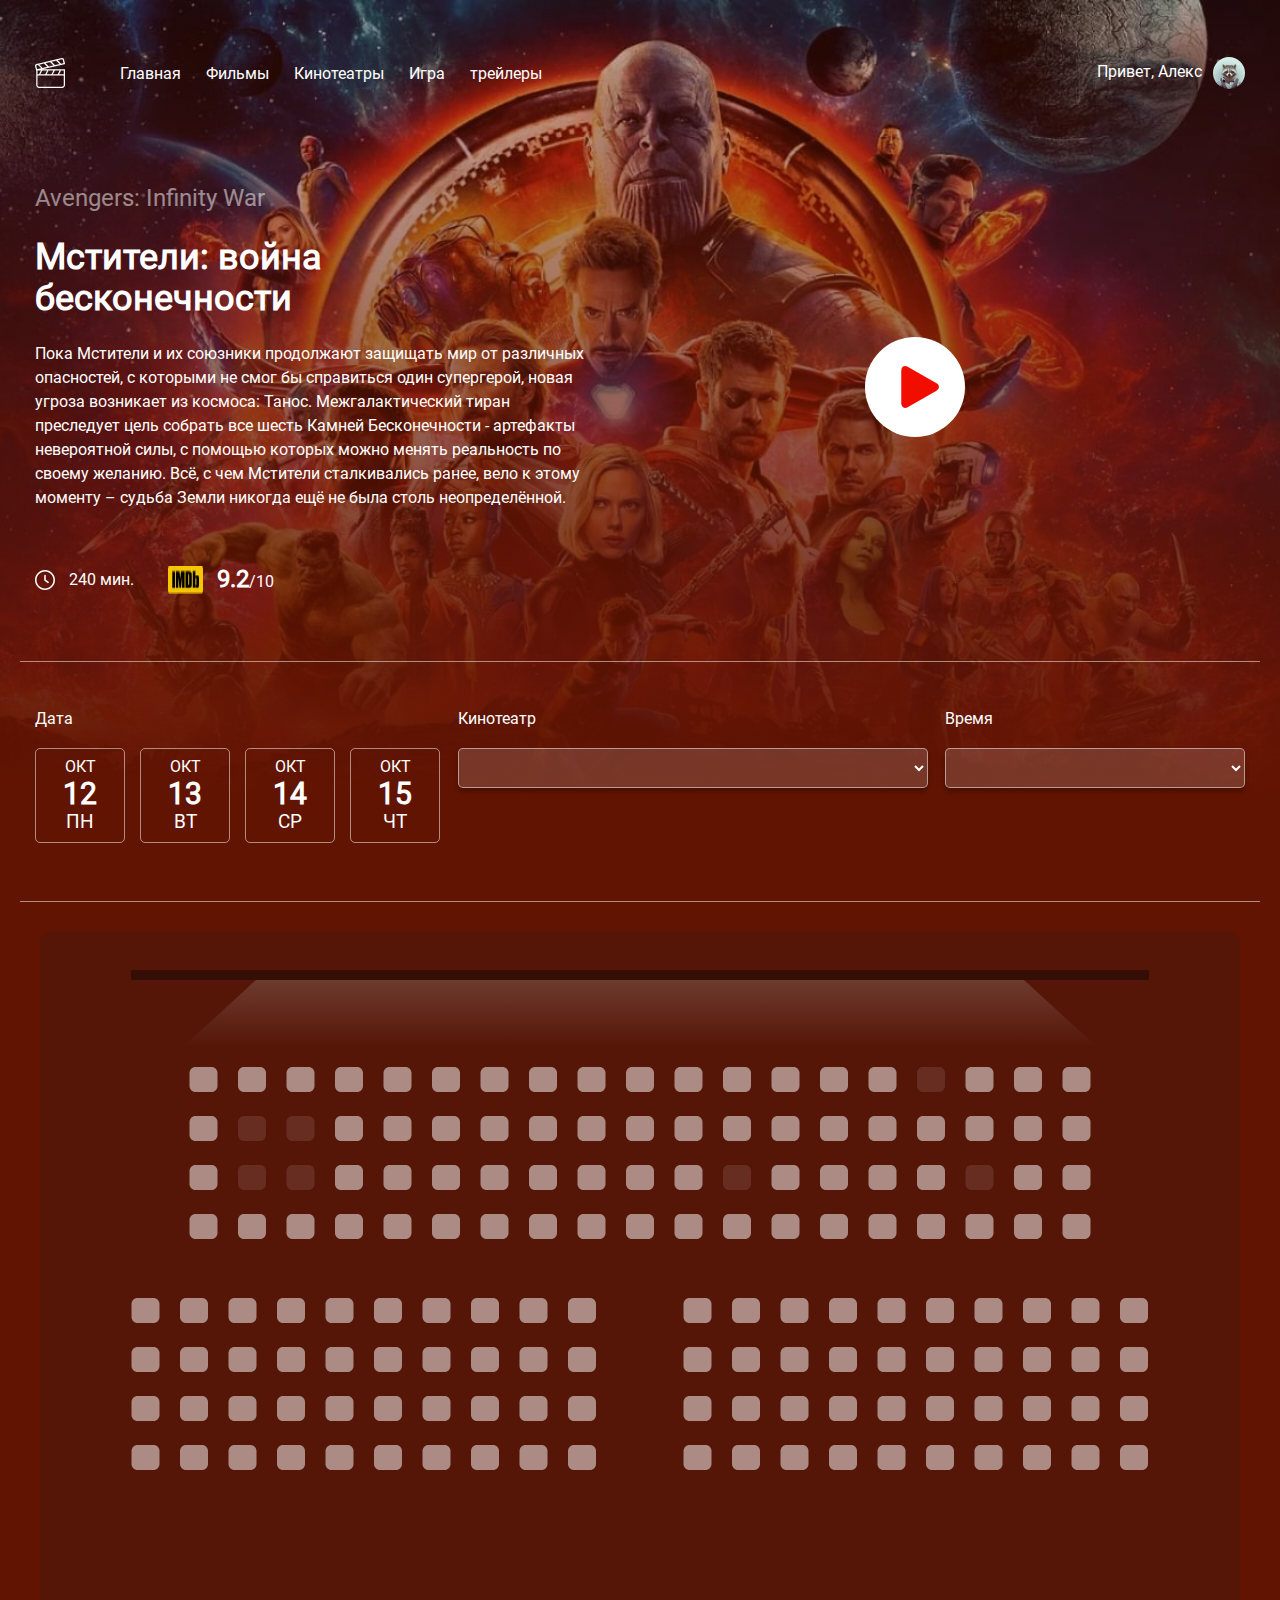
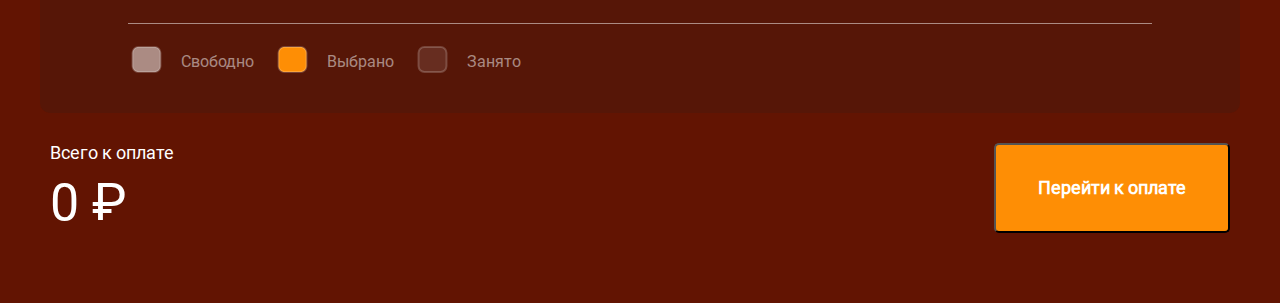
<file: cinema.html>
<!DOCTYPE html>
<html lang="en">
<head>
    <meta charset="UTF-8">
    <meta http-equiv="X-UA-Compatible" content="IE=edge">
    <meta name="viewport" content="width=device-width, initial-scale=1.0">
    <link rel="stylesheet" href="css/style.css">
    <title>film</title>
</head>
<body>
    <div class="wrapper">
        <div class="main-header">
            <header>
    <div class="header-nav _container">
        <div class="header">
            <a href="/" class="logo">
                <img src="img/logo.png" alt="logo"></a>
            <nav class="nav">
                <ul class="menu">
                    <li class="menu-item">
                        <a href="index.html" class="menu-link">Главная</a>
                    </li>
                    <li class="menu-item">
                        <a href="movies.html" class="menu-link">Фильмы</a>
                    </li>
                    <li class="menu-item">
                        <a href="cinema.html" class="menu-link">Кинотеатры</a>
                    </li>
                    <li class="menu-item">
                        <a href="filmgame.html" class="menu-link">Игра</a>
                    </li>
                    <li class="menu-item">
                        <a href="trailer.html" class="menu-link">трейлеры</a>
                    </li>
                </ul>
            </nav>
    
            <div class="user">
                <span class="user-name">Привет, Алекс</span>
                <img src="img/avatar.jpg" alt="avatar" class="user-avatar">
            </div>
        </div>
        
    </div>
</header>
            <div class="film _container">
    <div class="film-info">
        <small class="film-small-title">Avengers: Infinity War</small>
        <h1 class="film-title">Мстители: война бесконечности</h1>
        <p class="film-description">Пока Мстители и их союзники продолжают защищать мир от различных опасностей, с которыми не смог бы справиться один супергерой, новая угроза возникает из космоса: Танос. Межгалактический тиран преследует цель собрать все шесть Камней Бесконечности - артефакты невероятной силы, с помощью которых можно менять реальность по своему желанию. Всё, с чем Мстители сталкивались ранее, вело к этому моменту – судьба Земли никогда ещё не была столь неопределённой.
        </p>
        <div class="film-details">
            <div class="time">
                <img src="img/clock.svg" alt="clock" class="time-icon">
                <span class="time-counter">240 мин.</span>
            </div>
            <div class="rating">
                <img src="img/imdb.png" alt="imdb" class="rating-icon">
                <span class="rating-counter"><strong>9.2</strong>/10</span>
            </div>
        </div>
    </div>
    <!-- /.film-info -->
    <a href="#" class="film-trailer">
        <svg width="100" height="100" viewBox="0 0 100 100" fill="none" xmlns="http://www.w3.org/2000/svg">
            <circle cx="50" cy="50" r="50" fill="white"/>
            <g clip-path="url(#clip0)">
            <path d="M43.0758 30.0033C39.3071 27.8416 36.2518 29.6125 36.2518 33.9556V66.0059C36.2518 70.3533 39.3071 72.1219 43.0758 69.9623L71.0893 53.8967C74.8592 51.7342 74.8592 48.2306 71.0893 46.0686L43.0758 30.0033Z" fill="#F20D01"/>
            </g>
            <defs>
            <clipPath id="clip0">
            <rect width="41.8013" height="41.8013" fill="white" transform="translate(34.1837 29.0816)"/>
            </clipPath>
            </defs>
            </svg>
            
    </a>
</div>
            <div class="session _container">
    <div class="session-date">
        <span class="session-label">Дата</span>
        <div class="session-date-block">
            <div class="session-date-item">
                <span class="session-month">Окт</span>
                <span class="session-day">12</span>
                <span class="session-week">Пн</span>
            </div>
            <div class="session-date-item">
                <span class="session-month">Окт</span>
                <span class="session-day">13</span>
                <span class="session-week">Вт</span>
            </div>
            <div class="session-date-item">
                <span class="session-month">Окт</span>
                <span class="session-day">14</span>
                <span class="session-week">Ср</span>
            </div>
            <div class="session-date-item">
                <span class="session-month">Окт</span>
                <span class="session-day">15</span>
                <span class="session-week">Чт</span>
            </div>
        </div>
    </div>    
    <div class="session-cinema">
        <span class="session-label">Кинотеатр</span>
        <select name="cinema" class="selector select-cinema">
            <option value="Октябрь, ул. Калужская 28">Октябрь, ул. Калужская 28</option>
            <option value="Лкусор, ул. Калужская 28">Луксор, пр. Ленина 18</option>
            <option value="Волжский, ул. Калужская 28">Волжский, ул. Максима Горького 48</option>
        </select>
    </div>
    <div class="session-time">
        <span class="session-label">Время</span>
        <select name="cinema" class="selector">
            <option value="12:00">12:00</option>
            <option value="16:30">16:30</option>
            <option value="20:15">20:15</option>
        </select>
    </div>
</div>
        </div>
        <div class="scheme _container ">
    <svg class="scheme-svg" width="1170" height="686" viewBox="0 0 1170 686" fill="none" xmlns="http://www.w3.org/2000/svg">
        <path class="light" d="M128 115L201.04 48H968.96L1042 115H128Z" fill="url(#paint0_linear)"/>
        <line x1="76" y1="43" x2="1094" y2="43" stroke="black" stroke-opacity="0.39" stroke-width="10"/>
        <path d="M140.5 135C137.186 135 134.5 137.686 134.5 141V154C134.5 157.314 137.186 160 140.5 160H156.5C159.814 160 162.5 157.314 162.5 154V141C162.5 137.686 159.814 135 156.5 135H140.5Z" />
        <path d="M189 135C185.686 135 183 137.686 183 141V154C183 157.314 185.686 160 189 160H205C208.314 160 211 157.314 211 154V141C211 137.686 208.314 135 205 135H189Z" />
        <path d="M237.5 135C234.186 135 231.5 137.686 231.5 141V154C231.5 157.314 234.186 160 237.5 160H253.5C256.814 160 259.5 157.314 259.5 154V141C259.5 137.686 256.814 135 253.5 135H237.5Z" />
        <path d="M286 135C282.686 135 280 137.686 280 141V154C280 157.314 282.686 160 286 160H302C305.314 160 308 157.314 308 154V141C308 137.686 305.314 135 302 135H286Z" />
        <path d="M334.5 135C331.186 135 328.5 137.686 328.5 141V154C328.5 157.314 331.186 160 334.5 160H350.5C353.814 160 356.5 157.314 356.5 154V141C356.5 137.686 353.814 135 350.5 135H334.5Z" />
        <path d="M383 135C379.686 135 377 137.686 377 141V154C377 157.314 379.686 160 383 160H399C402.314 160 405 157.314 405 154V141C405 137.686 402.314 135 399 135H383Z" />
        <path d="M431.5 135C428.186 135 425.5 137.686 425.5 141V154C425.5 157.314 428.186 160 431.5 160H447.5C450.814 160 453.5 157.314 453.5 154V141C453.5 137.686 450.814 135 447.5 135H431.5Z" />
        <path d="M480 135C476.686 135 474 137.686 474 141V154C474 157.314 476.686 160 480 160H496C499.314 160 502 157.314 502 154V141C502 137.686 499.314 135 496 135H480Z" />
        <path d="M528.5 135C525.186 135 522.5 137.686 522.5 141V154C522.5 157.314 525.186 160 528.5 160H544.5C547.814 160 550.5 157.314 550.5 154V141C550.5 137.686 547.814 135 544.5 135H528.5Z" />
        <path d="M577 135C573.686 135 571 137.686 571 141V154C571 157.314 573.686 160 577 160H593C596.314 160 599 157.314 599 154V141C599 137.686 596.314 135 593 135H577Z" />
        <path d="M625.5 135C622.186 135 619.5 137.686 619.5 141V154C619.5 157.314 622.186 160 625.5 160H641.5C644.814 160 647.5 157.314 647.5 154V141C647.5 137.686 644.814 135 641.5 135H625.5Z" />
        <path d="M674 135C670.686 135 668 137.686 668 141V154C668 157.314 670.686 160 674 160H690C693.314 160 696 157.314 696 154V141C696 137.686 693.314 135 690 135H674Z" />
        <path d="M722.5 135C719.186 135 716.5 137.686 716.5 141V154C716.5 157.314 719.186 160 722.5 160H738.5C741.814 160 744.5 157.314 744.5 154V141C744.5 137.686 741.814 135 738.5 135H722.5Z" />
        <path d="M771 135C767.686 135 765 137.686 765 141V154C765 157.314 767.686 160 771 160H787C790.314 160 793 157.314 793 154V141C793 137.686 790.314 135 787 135H771Z" />
        <path d="M819.5 135C816.186 135 813.5 137.686 813.5 141V154C813.5 157.314 816.186 160 819.5 160H835.5C838.814 160 841.5 157.314 841.5 154V141C841.5 137.686 838.814 135 835.5 135H819.5Z" />
        <path class="booked" d="M868 135C864.686 135 862 137.686 862 141V154C862 157.314 864.686 160 868 160H884C887.314 160 890 157.314 890 154V141C890 137.686 887.314 135 884 135H868Z" />
        <path d="M916.5 135C913.186 135 910.5 137.686 910.5 141V154C910.5 157.314 913.186 160 916.5 160H932.5C935.814 160 938.5 157.314 938.5 154V141C938.5 137.686 935.814 135 932.5 135H916.5Z" />
        <path d="M965 135C961.686 135 959 137.686 959 141V154C959 157.314 961.686 160 965 160H981C984.314 160 987 157.314 987 154V141C987 137.686 984.314 135 981 135H965Z" />
        <path d="M1013.5 135C1010.19 135 1007.5 137.686 1007.5 141V154C1007.5 157.314 1010.19 160 1013.5 160H1029.5C1032.81 160 1035.5 157.314 1035.5 154V141C1035.5 137.686 1032.81 135 1029.5 135H1013.5Z" />
        <path d="M140.5 184C137.186 184 134.5 186.686 134.5 190V203C134.5 206.314 137.186 209 140.5 209H156.5C159.814 209 162.5 206.314 162.5 203V190C162.5 186.686 159.814 184 156.5 184H140.5Z" />
        <path class="booked" d="M189 184C185.686 184 183 186.686 183 190V203C183 206.314 185.686 209 189 209H205C208.314 209 211 206.314 211 203V190C211 186.686 208.314 184 205 184H189Z" />
        <path class="booked"  d="M237.5 184C234.186 184 231.5 186.686 231.5 190V203C231.5 206.314 234.186 209 237.5 209H253.5C256.814 209 259.5 206.314 259.5 203V190C259.5 186.686 256.814 184 253.5 184H237.5Z" />
        <path d="M286 184C282.686 184 280 186.686 280 190V203C280 206.314 282.686 209 286 209H302C305.314 209 308 206.314 308 203V190C308 186.686 305.314 184 302 184H286Z" />
        <path d="M334.5 184C331.186 184 328.5 186.686 328.5 190V203C328.5 206.314 331.186 209 334.5 209H350.5C353.814 209 356.5 206.314 356.5 203V190C356.5 186.686 353.814 184 350.5 184H334.5Z" />
        <path d="M383 184C379.686 184 377 186.686 377 190V203C377 206.314 379.686 209 383 209H399C402.314 209 405 206.314 405 203V190C405 186.686 402.314 184 399 184H383Z" />
        <path d="M431.5 184C428.186 184 425.5 186.686 425.5 190V203C425.5 206.314 428.186 209 431.5 209H447.5C450.814 209 453.5 206.314 453.5 203V190C453.5 186.686 450.814 184 447.5 184H431.5Z" />
        <path d="M480 184C476.686 184 474 186.686 474 190V203C474 206.314 476.686 209 480 209H496C499.314 209 502 206.314 502 203V190C502 186.686 499.314 184 496 184H480Z" />
        <path d="M528.5 184C525.186 184 522.5 186.686 522.5 190V203C522.5 206.314 525.186 209 528.5 209H544.5C547.814 209 550.5 206.314 550.5 203V190C550.5 186.686 547.814 184 544.5 184H528.5Z" />
        <path d="M577 184C573.686 184 571 186.686 571 190V203C571 206.314 573.686 209 577 209H593C596.314 209 599 206.314 599 203V190C599 186.686 596.314 184 593 184H577Z" />
        <path d="M625.5 184C622.186 184 619.5 186.686 619.5 190V203C619.5 206.314 622.186 209 625.5 209H641.5C644.814 209 647.5 206.314 647.5 203V190C647.5 186.686 644.814 184 641.5 184H625.5Z" />
        <path d="M674 184C670.686 184 668 186.686 668 190V203C668 206.314 670.686 209 674 209H690C693.314 209 696 206.314 696 203V190C696 186.686 693.314 184 690 184H674Z" />
        <path d="M722.5 184C719.186 184 716.5 186.686 716.5 190V203C716.5 206.314 719.186 209 722.5 209H738.5C741.814 209 744.5 206.314 744.5 203V190C744.5 186.686 741.814 184 738.5 184H722.5Z" />
        <path d="M771 184C767.686 184 765 186.686 765 190V203C765 206.314 767.686 209 771 209H787C790.314 209 793 206.314 793 203V190C793 186.686 790.314 184 787 184H771Z" />
        <path d="M819.5 184C816.186 184 813.5 186.686 813.5 190V203C813.5 206.314 816.186 209 819.5 209H835.5C838.814 209 841.5 206.314 841.5 203V190C841.5 186.686 838.814 184 835.5 184H819.5Z" />
        <path d="M868 184C864.686 184 862 186.686 862 190V203C862 206.314 864.686 209 868 209H884C887.314 209 890 206.314 890 203V190C890 186.686 887.314 184 884 184H868Z" />
        <path d="M916.5 184C913.186 184 910.5 186.686 910.5 190V203C910.5 206.314 913.186 209 916.5 209H932.5C935.814 209 938.5 206.314 938.5 203V190C938.5 186.686 935.814 184 932.5 184H916.5Z" />
        <path d="M965 184C961.686 184 959 186.686 959 190V203C959 206.314 961.686 209 965 209H981C984.314 209 987 206.314 987 203V190C987 186.686 984.314 184 981 184H965Z" />
        <path d="M1013.5 184C1010.19 184 1007.5 186.686 1007.5 190V203C1007.5 206.314 1010.19 209 1013.5 209H1029.5C1032.81 209 1035.5 206.314 1035.5 203V190C1035.5 186.686 1032.81 184 1029.5 184H1013.5Z" />
        <path d="M140.5 233C137.186 233 134.5 235.686 134.5 239V252C134.5 255.314 137.186 258 140.5 258H156.5C159.814 258 162.5 255.314 162.5 252V239C162.5 235.686 159.814 233 156.5 233H140.5Z" />
        <path class="booked" d="M189 233C185.686 233 183 235.686 183 239V252C183 255.314 185.686 258 189 258H205C208.314 258 211 255.314 211 252V239C211 235.686 208.314 233 205 233H189Z" />
        <path class="booked" d="M237.5 233C234.186 233 231.5 235.686 231.5 239V252C231.5 255.314 234.186 258 237.5 258H253.5C256.814 258 259.5 255.314 259.5 252V239C259.5 235.686 256.814 233 253.5 233H237.5Z" />
        <path d="M286 233C282.686 233 280 235.686 280 239V252C280 255.314 282.686 258 286 258H302C305.314 258 308 255.314 308 252V239C308 235.686 305.314 233 302 233H286Z" />
        <path d="M334.5 233C331.186 233 328.5 235.686 328.5 239V252C328.5 255.314 331.186 258 334.5 258H350.5C353.814 258 356.5 255.314 356.5 252V239C356.5 235.686 353.814 233 350.5 233H334.5Z" />
        <path d="M383 233C379.686 233 377 235.686 377 239V252C377 255.314 379.686 258 383 258H399C402.314 258 405 255.314 405 252V239C405 235.686 402.314 233 399 233H383Z" />
        <path d="M431.5 233C428.186 233 425.5 235.686 425.5 239V252C425.5 255.314 428.186 258 431.5 258H447.5C450.814 258 453.5 255.314 453.5 252V239C453.5 235.686 450.814 233 447.5 233H431.5Z" />
        <path d="M480 233C476.686 233 474 235.686 474 239V252C474 255.314 476.686 258 480 258H496C499.314 258 502 255.314 502 252V239C502 235.686 499.314 233 496 233H480Z" />
        <path d="M528.5 233C525.186 233 522.5 235.686 522.5 239V252C522.5 255.314 525.186 258 528.5 258H544.5C547.814 258 550.5 255.314 550.5 252V239C550.5 235.686 547.814 233 544.5 233H528.5Z" />
        <path d="M577 233C573.686 233 571 235.686 571 239V252C571 255.314 573.686 258 577 258H593C596.314 258 599 255.314 599 252V239C599 235.686 596.314 233 593 233H577Z" />
        <path d="M625.5 233C622.186 233 619.5 235.686 619.5 239V252C619.5 255.314 622.186 258 625.5 258H641.5C644.814 258 647.5 255.314 647.5 252V239C647.5 235.686 644.814 233 641.5 233H625.5Z" />
        <path class="booked"  d="M674 233C670.686 233 668 235.686 668 239V252C668 255.314 670.686 258 674 258H690C693.314 258 696 255.314 696 252V239C696 235.686 693.314 233 690 233H674Z" />
        <path d="M722.5 233C719.186 233 716.5 235.686 716.5 239V252C716.5 255.314 719.186 258 722.5 258H738.5C741.814 258 744.5 255.314 744.5 252V239C744.5 235.686 741.814 233 738.5 233H722.5Z" />
        <path d="M771 233C767.686 233 765 235.686 765 239V252C765 255.314 767.686 258 771 258H787C790.314 258 793 255.314 793 252V239C793 235.686 790.314 233 787 233H771Z" />
        <path d="M819.5 233C816.186 233 813.5 235.686 813.5 239V252C813.5 255.314 816.186 258 819.5 258H835.5C838.814 258 841.5 255.314 841.5 252V239C841.5 235.686 838.814 233 835.5 233H819.5Z" />
        <path d="M868 233C864.686 233 862 235.686 862 239V252C862 255.314 864.686 258 868 258H884C887.314 258 890 255.314 890 252V239C890 235.686 887.314 233 884 233H868Z" />
        <path class="booked"  d="M916.5 233C913.186 233 910.5 235.686 910.5 239V252C910.5 255.314 913.186 258 916.5 258H932.5C935.814 258 938.5 255.314 938.5 252V239C938.5 235.686 935.814 233 932.5 233H916.5Z" />
        <path d="M965 233C961.686 233 959 235.686 959 239V252C959 255.314 961.686 258 965 258H981C984.314 258 987 255.314 987 252V239C987 235.686 984.314 233 981 233H965Z" />
        <path d="M1013.5 233C1010.19 233 1007.5 235.686 1007.5 239V252C1007.5 255.314 1010.19 258 1013.5 258H1029.5C1032.81 258 1035.5 255.314 1035.5 252V239C1035.5 235.686 1032.81 233 1029.5 233H1013.5Z" />
        <path d="M140.5 282C137.186 282 134.5 284.686 134.5 288V301C134.5 304.314 137.186 307 140.5 307H156.5C159.814 307 162.5 304.314 162.5 301V288C162.5 284.686 159.814 282 156.5 282H140.5Z" />
        <path d="M189 282C185.686 282 183 284.686 183 288V301C183 304.314 185.686 307 189 307H205C208.314 307 211 304.314 211 301V288C211 284.686 208.314 282 205 282H189Z" />
        <path d="M237.5 282C234.186 282 231.5 284.686 231.5 288V301C231.5 304.314 234.186 307 237.5 307H253.5C256.814 307 259.5 304.314 259.5 301V288C259.5 284.686 256.814 282 253.5 282H237.5Z" />
        <path d="M286 282C282.686 282 280 284.686 280 288V301C280 304.314 282.686 307 286 307H302C305.314 307 308 304.314 308 301V288C308 284.686 305.314 282 302 282H286Z" />
        <path d="M334.5 282C331.186 282 328.5 284.686 328.5 288V301C328.5 304.314 331.186 307 334.5 307H350.5C353.814 307 356.5 304.314 356.5 301V288C356.5 284.686 353.814 282 350.5 282H334.5Z" />
        <path d="M383 282C379.686 282 377 284.686 377 288V301C377 304.314 379.686 307 383 307H399C402.314 307 405 304.314 405 301V288C405 284.686 402.314 282 399 282H383Z" />
        <path d="M431.5 282C428.186 282 425.5 284.686 425.5 288V301C425.5 304.314 428.186 307 431.5 307H447.5C450.814 307 453.5 304.314 453.5 301V288C453.5 284.686 450.814 282 447.5 282H431.5Z" />
        <path d="M480 282C476.686 282 474 284.686 474 288V301C474 304.314 476.686 307 480 307H496C499.314 307 502 304.314 502 301V288C502 284.686 499.314 282 496 282H480Z" />
        <path d="M528.5 282C525.186 282 522.5 284.686 522.5 288V301C522.5 304.314 525.186 307 528.5 307H544.5C547.814 307 550.5 304.314 550.5 301V288C550.5 284.686 547.814 282 544.5 282H528.5Z" />
        <path d="M577 282C573.686 282 571 284.686 571 288V301C571 304.314 573.686 307 577 307H593C596.314 307 599 304.314 599 301V288C599 284.686 596.314 282 593 282H577Z" />
        <path d="M625.5 282C622.186 282 619.5 284.686 619.5 288V301C619.5 304.314 622.186 307 625.5 307H641.5C644.814 307 647.5 304.314 647.5 301V288C647.5 284.686 644.814 282 641.5 282H625.5Z" />
        <path d="M674 282C670.686 282 668 284.686 668 288V301C668 304.314 670.686 307 674 307H690C693.314 307 696 304.314 696 301V288C696 284.686 693.314 282 690 282H674Z" />
        <path d="M722.5 282C719.186 282 716.5 284.686 716.5 288V301C716.5 304.314 719.186 307 722.5 307H738.5C741.814 307 744.5 304.314 744.5 301V288C744.5 284.686 741.814 282 738.5 282H722.5Z" />
        <path d="M771 282C767.686 282 765 284.686 765 288V301C765 304.314 767.686 307 771 307H787C790.314 307 793 304.314 793 301V288C793 284.686 790.314 282 787 282H771Z" />
        <path d="M819.5 282C816.186 282 813.5 284.686 813.5 288V301C813.5 304.314 816.186 307 819.5 307H835.5C838.814 307 841.5 304.314 841.5 301V288C841.5 284.686 838.814 282 835.5 282H819.5Z" />
        <path d="M868 282C864.686 282 862 284.686 862 288V301C862 304.314 864.686 307 868 307H884C887.314 307 890 304.314 890 301V288C890 284.686 887.314 282 884 282H868Z" />
        <path d="M916.5 282C913.186 282 910.5 284.686 910.5 288V301C910.5 304.314 913.186 307 916.5 307H932.5C935.814 307 938.5 304.314 938.5 301V288C938.5 284.686 935.814 282 932.5 282H916.5Z" />
        <path d="M965 282C961.686 282 959 284.686 959 288V301C959 304.314 961.686 307 965 307H981C984.314 307 987 304.314 987 301V288C987 284.686 984.314 282 981 282H965Z" />
        <path d="M1013.5 282C1010.19 282 1007.5 284.686 1007.5 288V301C1007.5 304.314 1010.19 307 1013.5 307H1029.5C1032.81 307 1035.5 304.314 1035.5 301V288C1035.5 284.686 1032.81 282 1029.5 282H1013.5Z" />
        <path d="M82.5 366C79.1863 366 76.5 368.686 76.5 372V385C76.5 388.314 79.1863 391 82.5 391H98.5C101.814 391 104.5 388.314 104.5 385V372C104.5 368.686 101.814 366 98.5 366H82.5Z" />
        <path d="M131 366C127.686 366 125 368.686 125 372V385C125 388.314 127.686 391 131 391H147C150.314 391 153 388.314 153 385V372C153 368.686 150.314 366 147 366H131Z" />
        <path d="M179.5 366C176.186 366 173.5 368.686 173.5 372V385C173.5 388.314 176.186 391 179.5 391H195.5C198.814 391 201.5 388.314 201.5 385V372C201.5 368.686 198.814 366 195.5 366H179.5Z" />
        <path d="M228 366C224.686 366 222 368.686 222 372V385C222 388.314 224.686 391 228 391H244C247.314 391 250 388.314 250 385V372C250 368.686 247.314 366 244 366H228Z" />
        <path d="M276.5 366C273.186 366 270.5 368.686 270.5 372V385C270.5 388.314 273.186 391 276.5 391H292.5C295.814 391 298.5 388.314 298.5 385V372C298.5 368.686 295.814 366 292.5 366H276.5Z" />
        <path d="M325 366C321.686 366 319 368.686 319 372V385C319 388.314 321.686 391 325 391H341C344.314 391 347 388.314 347 385V372C347 368.686 344.314 366 341 366H325Z" />
        <path d="M373.5 366C370.186 366 367.5 368.686 367.5 372V385C367.5 388.314 370.186 391 373.5 391H389.5C392.814 391 395.5 388.314 395.5 385V372C395.5 368.686 392.814 366 389.5 366H373.5Z" />
        <path d="M422 366C418.686 366 416 368.686 416 372V385C416 388.314 418.686 391 422 391H438C441.314 391 444 388.314 444 385V372C444 368.686 441.314 366 438 366H422Z" />
        <path d="M470.5 366C467.186 366 464.5 368.686 464.5 372V385C464.5 388.314 467.186 391 470.5 391H486.5C489.814 391 492.5 388.314 492.5 385V372C492.5 368.686 489.814 366 486.5 366H470.5Z" />
        <path d="M519 366C515.686 366 513 368.686 513 372V385C513 388.314 515.686 391 519 391H535C538.314 391 541 388.314 541 385V372C541 368.686 538.314 366 535 366H519Z" />
        <path d="M82.5 415C79.1863 415 76.5 417.686 76.5 421V434C76.5 437.314 79.1863 440 82.5 440H98.5C101.814 440 104.5 437.314 104.5 434V421C104.5 417.686 101.814 415 98.5 415H82.5Z" />
        <path d="M131 415C127.686 415 125 417.686 125 421V434C125 437.314 127.686 440 131 440H147C150.314 440 153 437.314 153 434V421C153 417.686 150.314 415 147 415H131Z" />
        <path d="M179.5 415C176.186 415 173.5 417.686 173.5 421V434C173.5 437.314 176.186 440 179.5 440H195.5C198.814 440 201.5 437.314 201.5 434V421C201.5 417.686 198.814 415 195.5 415H179.5Z" />
        <path d="M228 415C224.686 415 222 417.686 222 421V434C222 437.314 224.686 440 228 440H244C247.314 440 250 437.314 250 434V421C250 417.686 247.314 415 244 415H228Z" />
        <path d="M276.5 415C273.186 415 270.5 417.686 270.5 421V434C270.5 437.314 273.186 440 276.5 440H292.5C295.814 440 298.5 437.314 298.5 434V421C298.5 417.686 295.814 415 292.5 415H276.5Z" />
        <path d="M325 415C321.686 415 319 417.686 319 421V434C319 437.314 321.686 440 325 440H341C344.314 440 347 437.314 347 434V421C347 417.686 344.314 415 341 415H325Z" />
        <path d="M373.5 415C370.186 415 367.5 417.686 367.5 421V434C367.5 437.314 370.186 440 373.5 440H389.5C392.814 440 395.5 437.314 395.5 434V421C395.5 417.686 392.814 415 389.5 415H373.5Z" />
        <path d="M422 415C418.686 415 416 417.686 416 421V434C416 437.314 418.686 440 422 440H438C441.314 440 444 437.314 444 434V421C444 417.686 441.314 415 438 415H422Z" />
        <path d="M470.5 415C467.186 415 464.5 417.686 464.5 421V434C464.5 437.314 467.186 440 470.5 440H486.5C489.814 440 492.5 437.314 492.5 434V421C492.5 417.686 489.814 415 486.5 415H470.5Z" />
        <path d="M519 415C515.686 415 513 417.686 513 421V434C513 437.314 515.686 440 519 440H535C538.314 440 541 437.314 541 434V421C541 417.686 538.314 415 535 415H519Z" />
        <path d="M82.5 464C79.1863 464 76.5 466.686 76.5 470V483C76.5 486.314 79.1863 489 82.5 489H98.5C101.814 489 104.5 486.314 104.5 483V470C104.5 466.686 101.814 464 98.5 464H82.5Z" />
        <path d="M131 464C127.686 464 125 466.686 125 470V483C125 486.314 127.686 489 131 489H147C150.314 489 153 486.314 153 483V470C153 466.686 150.314 464 147 464H131Z" />
        <path d="M179.5 464C176.186 464 173.5 466.686 173.5 470V483C173.5 486.314 176.186 489 179.5 489H195.5C198.814 489 201.5 486.314 201.5 483V470C201.5 466.686 198.814 464 195.5 464H179.5Z" />
        <path d="M228 464C224.686 464 222 466.686 222 470V483C222 486.314 224.686 489 228 489H244C247.314 489 250 486.314 250 483V470C250 466.686 247.314 464 244 464H228Z" />
        <path d="M276.5 464C273.186 464 270.5 466.686 270.5 470V483C270.5 486.314 273.186 489 276.5 489H292.5C295.814 489 298.5 486.314 298.5 483V470C298.5 466.686 295.814 464 292.5 464H276.5Z" />
        <path d="M325 464C321.686 464 319 466.686 319 470V483C319 486.314 321.686 489 325 489H341C344.314 489 347 486.314 347 483V470C347 466.686 344.314 464 341 464H325Z" />
        <path d="M373.5 464C370.186 464 367.5 466.686 367.5 470V483C367.5 486.314 370.186 489 373.5 489H389.5C392.814 489 395.5 486.314 395.5 483V470C395.5 466.686 392.814 464 389.5 464H373.5Z" />
        <path d="M422 464C418.686 464 416 466.686 416 470V483C416 486.314 418.686 489 422 489H438C441.314 489 444 486.314 444 483V470C444 466.686 441.314 464 438 464H422Z" />
        <path d="M470.5 464C467.186 464 464.5 466.686 464.5 470V483C464.5 486.314 467.186 489 470.5 489H486.5C489.814 489 492.5 486.314 492.5 483V470C492.5 466.686 489.814 464 486.5 464H470.5Z" />
        <path d="M519 464C515.686 464 513 466.686 513 470V483C513 486.314 515.686 489 519 489H535C538.314 489 541 486.314 541 483V470C541 466.686 538.314 464 535 464H519Z" />
        <path d="M82.5 513C79.1863 513 76.5 515.686 76.5 519V532C76.5 535.314 79.1863 538 82.5 538H98.5C101.814 538 104.5 535.314 104.5 532V519C104.5 515.686 101.814 513 98.5 513H82.5Z" />
        <path d="M131 513C127.686 513 125 515.686 125 519V532C125 535.314 127.686 538 131 538H147C150.314 538 153 535.314 153 532V519C153 515.686 150.314 513 147 513H131Z" />
        <path d="M179.5 513C176.186 513 173.5 515.686 173.5 519V532C173.5 535.314 176.186 538 179.5 538H195.5C198.814 538 201.5 535.314 201.5 532V519C201.5 515.686 198.814 513 195.5 513H179.5Z" />
        <path d="M228 513C224.686 513 222 515.686 222 519V532C222 535.314 224.686 538 228 538H244C247.314 538 250 535.314 250 532V519C250 515.686 247.314 513 244 513H228Z" />
        <path d="M276.5 513C273.186 513 270.5 515.686 270.5 519V532C270.5 535.314 273.186 538 276.5 538H292.5C295.814 538 298.5 535.314 298.5 532V519C298.5 515.686 295.814 513 292.5 513H276.5Z" />
        <path d="M325 513C321.686 513 319 515.686 319 519V532C319 535.314 321.686 538 325 538H341C344.314 538 347 535.314 347 532V519C347 515.686 344.314 513 341 513H325Z" />
        <path d="M373.5 513C370.186 513 367.5 515.686 367.5 519V532C367.5 535.314 370.186 538 373.5 538H389.5C392.814 538 395.5 535.314 395.5 532V519C395.5 515.686 392.814 513 389.5 513H373.5Z" />
        <path d="M422 513C418.686 513 416 515.686 416 519V532C416 535.314 418.686 538 422 538H438C441.314 538 444 535.314 444 532V519C444 515.686 441.314 513 438 513H422Z" />
        <path d="M470.5 513C467.186 513 464.5 515.686 464.5 519V532C464.5 535.314 467.186 538 470.5 538H486.5C489.814 538 492.5 535.314 492.5 532V519C492.5 515.686 489.814 513 486.5 513H470.5Z" />
        <path d="M519 513C515.686 513 513 515.686 513 519V532C513 535.314 515.686 538 519 538H535C538.314 538 541 535.314 541 532V519C541 515.686 538.314 513 535 513H519Z" />
        <path d="M634.5 366C631.186 366 628.5 368.686 628.5 372V385C628.5 388.314 631.186 391 634.5 391H650.5C653.814 391 656.5 388.314 656.5 385V372C656.5 368.686 653.814 366 650.5 366H634.5Z" />
        <path d="M683 366C679.686 366 677 368.686 677 372V385C677 388.314 679.686 391 683 391H699C702.314 391 705 388.314 705 385V372C705 368.686 702.314 366 699 366H683Z" />
        <path d="M731.5 366C728.186 366 725.5 368.686 725.5 372V385C725.5 388.314 728.186 391 731.5 391H747.5C750.814 391 753.5 388.314 753.5 385V372C753.5 368.686 750.814 366 747.5 366H731.5Z" />
        <path d="M780 366C776.686 366 774 368.686 774 372V385C774 388.314 776.686 391 780 391H796C799.314 391 802 388.314 802 385V372C802 368.686 799.314 366 796 366H780Z" />
        <path d="M828.5 366C825.186 366 822.5 368.686 822.5 372V385C822.5 388.314 825.186 391 828.5 391H844.5C847.814 391 850.5 388.314 850.5 385V372C850.5 368.686 847.814 366 844.5 366H828.5Z" />
        <path d="M877 366C873.686 366 871 368.686 871 372V385C871 388.314 873.686 391 877 391H893C896.314 391 899 388.314 899 385V372C899 368.686 896.314 366 893 366H877Z" />
        <path d="M925.5 366C922.186 366 919.5 368.686 919.5 372V385C919.5 388.314 922.186 391 925.5 391H941.5C944.814 391 947.5 388.314 947.5 385V372C947.5 368.686 944.814 366 941.5 366H925.5Z" />
        <path d="M974 366C970.686 366 968 368.686 968 372V385C968 388.314 970.686 391 974 391H990C993.314 391 996 388.314 996 385V372C996 368.686 993.314 366 990 366H974Z" />
        <path d="M1022.5 366C1019.19 366 1016.5 368.686 1016.5 372V385C1016.5 388.314 1019.19 391 1022.5 391H1038.5C1041.81 391 1044.5 388.314 1044.5 385V372C1044.5 368.686 1041.81 366 1038.5 366H1022.5Z" />
        <path d="M1071 366C1067.69 366 1065 368.686 1065 372V385C1065 388.314 1067.69 391 1071 391H1087C1090.31 391 1093 388.314 1093 385V372C1093 368.686 1090.31 366 1087 366H1071Z" />
        <path d="M634.5 415C631.186 415 628.5 417.686 628.5 421V434C628.5 437.314 631.186 440 634.5 440H650.5C653.814 440 656.5 437.314 656.5 434V421C656.5 417.686 653.814 415 650.5 415H634.5Z" />
        <path d="M683 415C679.686 415 677 417.686 677 421V434C677 437.314 679.686 440 683 440H699C702.314 440 705 437.314 705 434V421C705 417.686 702.314 415 699 415H683Z" />
        <path d="M731.5 415C728.186 415 725.5 417.686 725.5 421V434C725.5 437.314 728.186 440 731.5 440H747.5C750.814 440 753.5 437.314 753.5 434V421C753.5 417.686 750.814 415 747.5 415H731.5Z" />
        <path d="M780 415C776.686 415 774 417.686 774 421V434C774 437.314 776.686 440 780 440H796C799.314 440 802 437.314 802 434V421C802 417.686 799.314 415 796 415H780Z" />
        <path d="M828.5 415C825.186 415 822.5 417.686 822.5 421V434C822.5 437.314 825.186 440 828.5 440H844.5C847.814 440 850.5 437.314 850.5 434V421C850.5 417.686 847.814 415 844.5 415H828.5Z" />
        <path d="M877 415C873.686 415 871 417.686 871 421V434C871 437.314 873.686 440 877 440H893C896.314 440 899 437.314 899 434V421C899 417.686 896.314 415 893 415H877Z" />
        <path d="M925.5 415C922.186 415 919.5 417.686 919.5 421V434C919.5 437.314 922.186 440 925.5 440H941.5C944.814 440 947.5 437.314 947.5 434V421C947.5 417.686 944.814 415 941.5 415H925.5Z" />
        <path d="M974 415C970.686 415 968 417.686 968 421V434C968 437.314 970.686 440 974 440H990C993.314 440 996 437.314 996 434V421C996 417.686 993.314 415 990 415H974Z" />
        <path d="M1022.5 415C1019.19 415 1016.5 417.686 1016.5 421V434C1016.5 437.314 1019.19 440 1022.5 440H1038.5C1041.81 440 1044.5 437.314 1044.5 434V421C1044.5 417.686 1041.81 415 1038.5 415H1022.5Z" />
        <path d="M1071 415C1067.69 415 1065 417.686 1065 421V434C1065 437.314 1067.69 440 1071 440H1087C1090.31 440 1093 437.314 1093 434V421C1093 417.686 1090.31 415 1087 415H1071Z" />
        <path d="M634.5 464C631.186 464 628.5 466.686 628.5 470V483C628.5 486.314 631.186 489 634.5 489H650.5C653.814 489 656.5 486.314 656.5 483V470C656.5 466.686 653.814 464 650.5 464H634.5Z" />
        <path d="M683 464C679.686 464 677 466.686 677 470V483C677 486.314 679.686 489 683 489H699C702.314 489 705 486.314 705 483V470C705 466.686 702.314 464 699 464H683Z" />
        <path d="M731.5 464C728.186 464 725.5 466.686 725.5 470V483C725.5 486.314 728.186 489 731.5 489H747.5C750.814 489 753.5 486.314 753.5 483V470C753.5 466.686 750.814 464 747.5 464H731.5Z" />
        <path d="M780 464C776.686 464 774 466.686 774 470V483C774 486.314 776.686 489 780 489H796C799.314 489 802 486.314 802 483V470C802 466.686 799.314 464 796 464H780Z" />
        <path d="M828.5 464C825.186 464 822.5 466.686 822.5 470V483C822.5 486.314 825.186 489 828.5 489H844.5C847.814 489 850.5 486.314 850.5 483V470C850.5 466.686 847.814 464 844.5 464H828.5Z" />
        <path d="M877 464C873.686 464 871 466.686 871 470V483C871 486.314 873.686 489 877 489H893C896.314 489 899 486.314 899 483V470C899 466.686 896.314 464 893 464H877Z" />
        <path d="M925.5 464C922.186 464 919.5 466.686 919.5 470V483C919.5 486.314 922.186 489 925.5 489H941.5C944.814 489 947.5 486.314 947.5 483V470C947.5 466.686 944.814 464 941.5 464H925.5Z" />
        <path d="M974 464C970.686 464 968 466.686 968 470V483C968 486.314 970.686 489 974 489H990C993.314 489 996 486.314 996 483V470C996 466.686 993.314 464 990 464H974Z" />
        <path d="M1022.5 464C1019.19 464 1016.5 466.686 1016.5 470V483C1016.5 486.314 1019.19 489 1022.5 489H1038.5C1041.81 489 1044.5 486.314 1044.5 483V470C1044.5 466.686 1041.81 464 1038.5 464H1022.5Z" />
        <path d="M1071 464C1067.69 464 1065 466.686 1065 470V483C1065 486.314 1067.69 489 1071 489H1087C1090.31 489 1093 486.314 1093 483V470C1093 466.686 1090.31 464 1087 464H1071Z" />
        <path d="M634.5 513C631.186 513 628.5 515.686 628.5 519V532C628.5 535.314 631.186 538 634.5 538H650.5C653.814 538 656.5 535.314 656.5 532V519C656.5 515.686 653.814 513 650.5 513H634.5Z" />
        <path d="M683 513C679.686 513 677 515.686 677 519V532C677 535.314 679.686 538 683 538H699C702.314 538 705 535.314 705 532V519C705 515.686 702.314 513 699 513H683Z" />
        <path d="M731.5 513C728.186 513 725.5 515.686 725.5 519V532C725.5 535.314 728.186 538 731.5 538H747.5C750.814 538 753.5 535.314 753.5 532V519C753.5 515.686 750.814 513 747.5 513H731.5Z" />
        <path d="M780 513C776.686 513 774 515.686 774 519V532C774 535.314 776.686 538 780 538H796C799.314 538 802 535.314 802 532V519C802 515.686 799.314 513 796 513H780Z" />
        <path d="M828.5 513C825.186 513 822.5 515.686 822.5 519V532C822.5 535.314 825.186 538 828.5 538H844.5C847.814 538 850.5 535.314 850.5 532V519C850.5 515.686 847.814 513 844.5 513H828.5Z" />
        <path d="M877 513C873.686 513 871 515.686 871 519V532C871 535.314 873.686 538 877 538H893C896.314 538 899 535.314 899 532V519C899 515.686 896.314 513 893 513H877Z" />
        <path d="M925.5 513C922.186 513 919.5 515.686 919.5 519V532C919.5 535.314 922.186 538 925.5 538H941.5C944.814 538 947.5 535.314 947.5 532V519C947.5 515.686 944.814 513 941.5 513H925.5Z" />
        <path d="M974 513C970.686 513 968 515.686 968 519V532C968 535.314 970.686 538 974 538H990C993.314 538 996 535.314 996 532V519C996 515.686 993.314 513 990 513H974Z" />
        <path d="M1022.5 513C1019.19 513 1016.5 515.686 1016.5 519V532C1016.5 535.314 1019.19 538 1022.5 538H1038.5C1041.81 538 1044.5 535.314 1044.5 532V519C1044.5 515.686 1041.81 513 1038.5 513H1022.5Z" />
        <path d="M1071 513C1067.69 513 1065 515.686 1065 519V532C1065 535.314 1067.69 538 1071 538H1087C1090.31 538 1093 535.314 1093 532V519C1093 515.686 1090.31 513 1087 513H1071Z" />

        <defs>
        <linearGradient id="paint0_linear" x1="585" y1="48" x2="585" y2="115" gradientUnits="userSpaceOnUse">
        <stop stop-color="#C4C4C4" stop-opacity="0.21"/>
        <stop offset="1" stop-color="#C4C4C4" stop-opacity="0"/>
        </linearGradient>
        </defs>
        </svg>

        <div class="legend">
            <div class="legend-free">
                <svg width="38" height="32" viewBox="0 0 38 32" fill="none" xmlns="http://www.w3.org/2000/svg">
                    
                    <path class="free" d="M10.5 1C7.18629 1 4.5 3.68629 4.5 7V20C4.5 23.3137 7.18629 26 10.5 26H26.5C29.8137 26 32.5 23.3137 32.5 20V7C32.5 3.68629 29.8137 1 26.5 1H10.5Z" stroke="white" stroke-opacity="0.2" stroke-width="2" stroke-linejoin="round"/>
                </svg>
                <span class="legend-text">Свободно</span>    
            </div>
            <div class="legend-active">
                <svg width="38" height="32" viewBox="0 0 38 32" fill="none" xmlns="http://www.w3.org/2000/svg">
                    
                    <path class="active-legend" d="M10.5 1C7.18629 1 4.5 3.68629 4.5 7V20C4.5 23.3137 7.18629 26 10.5 26H26.5C29.8137 26 32.5 23.3137 32.5 20V7C32.5 3.68629 29.8137 1 26.5 1H10.5Z" stroke="white" stroke-opacity="0.2" stroke-width="2" stroke-linejoin="round"/>
                </svg>
                <span class="legend-text">Выбрано</span>
            </div>  

             <div class="legend-booked">
                <svg width="38" height="32"  viewBox="0 0 38 32" fill="none" xmlns="http://www.w3.org/2000/svg">
                    
                    <path class="booked" d="M10.5 1C7.18629 1 4.5 3.68629 4.5 7V20C4.5 23.3137 7.18629 26 10.5 26H26.5C29.8137 26 32.5 23.3137 32.5 20V7C32.5 3.68629 29.8137 1 26.5 1H10.5Z" stroke="white" stroke-opacity="0.2" stroke-width="2" stroke-linejoin="round"/>
                </svg>
                <span class="legend-text">Занято</span>
             </div>  
        </div>
</div>
        <div class="price ">
    <div class="price-block _container">
        <div class="price-tag">
            <span class="price-label">Всего к оплате</span>
            <span class="price-total">0</span><span class="ruble"> ₽</span>
        </div>
        <button href="#" class="button button-pay">Перейти к оплате</button>
    </div>
    
</div>
        
        
    </div>

    <script src="js/cinema.js"></script>
</body>
</html>
</file>
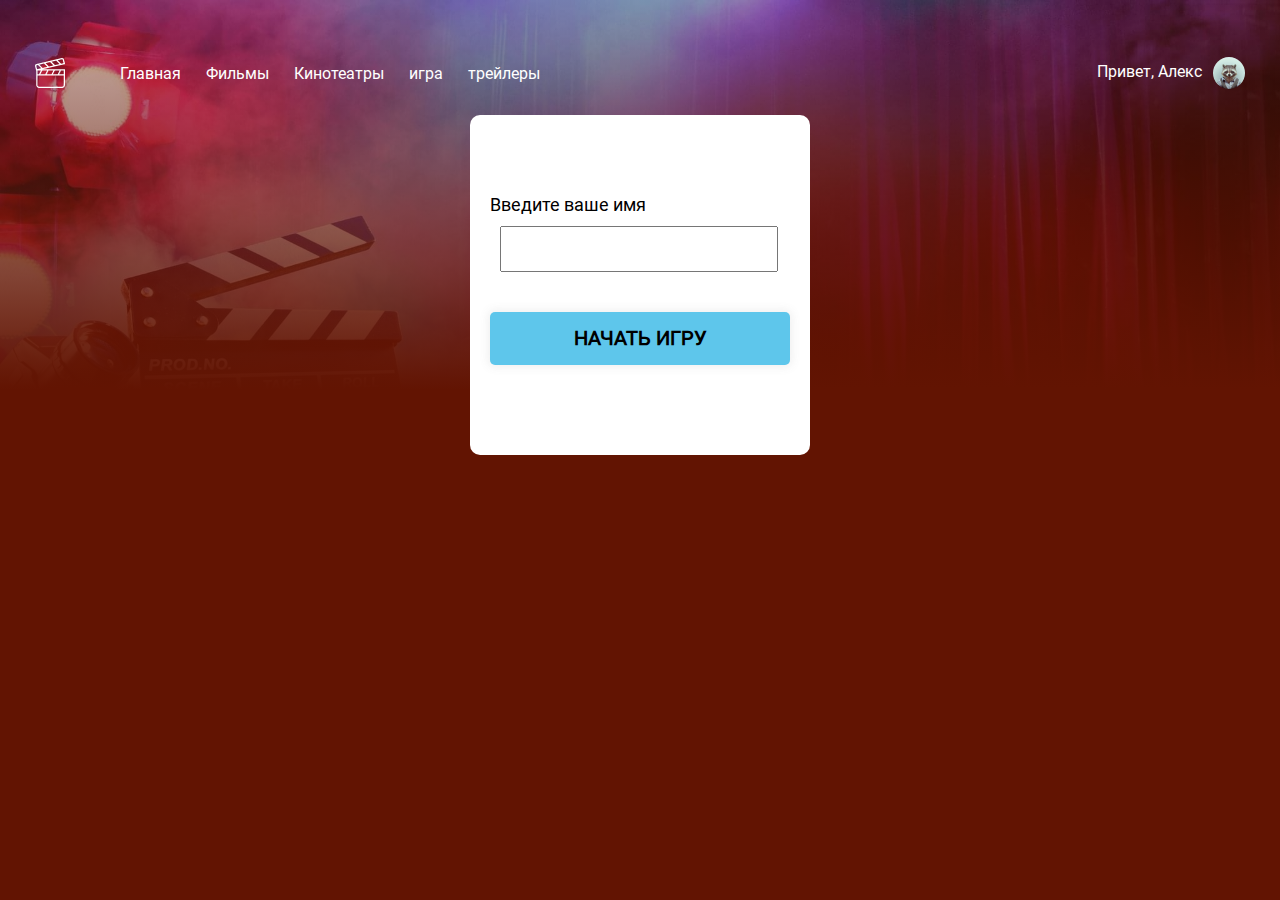
<file: filmgame.html>
<!DOCTYPE html>
<html lang="en">
<head>		
    <meta http-equiv="Content-Type" content="text/html; charset=utf-8">
	<meta name="viewport" content="width=device-width,initial-scale=1,maximum-scale=1,user-scalable=no">
    <meta http-equiv="X-UA-Compatible" content="IE=edge">
    <meta name="HandheldFriendly" content="true">
    <meta name = "format-detection" content = "telephone=no">
        
    <title>Quiz Project</title>

	<!-- Styles -->
    <link rel="stylesheet" type="text/css"  href="css/style.css" />

</head>
<body>
<div class="wrapper index-header">
    <header >
        <div class="header-nav _container">
            <div class="header">
                <a href="/" class="logo">
                    <img src="img/logo.png" alt="logo"></a>
                <nav class="nav">
                    <ul class="menu">
                        <li class="menu-item">
                            <a href="index.html" class="menu-link">Главная</a>
                        </li>
                        <li class="menu-item">
                            <a href="movies.html" class="menu-link">Фильмы</a>
                        </li>
                        <li class="menu-item">
                            <a href="cinema.html" class="menu-link">Кинотеатры</a>
                        </li>
                        <li class="menu-item">
                            <a href="filmgame.html" class="menu-link">игра</a>
                        </li>
                        <li class="menu-item">
                            <a href="trailer.html" class="menu-link">трейлеры</a>
                        </li>
                    </ul>
                </nav>
        
                <div class="user">
                    <span class="user-name">Привет, Алекс</span>
                    <img src="img/avatar.jpg" alt="avatar" class="user-avatar">
                </div>
            </div>
            
        </div>
    </header>


<div class="quiz-start">
    <div class="start-quiz-box">
        <form action="" class="start-form" >
            <label for="name">Введите ваше имя
                <input type="text" class="start-name">
            </label>
        </form>
        <button class="start-game button_game">Начать игру</button>
    </div>
    
</div>
<div class="quiz-box" id="quiz">
    <div class="quiz-header">
        <div class="quiz-panel">
            <div class="quiz-timer">
                <h2 id="timer"></h2>
            </div>
            <div class="quiz-help">
        
                    <button id="more-pic" class="btn-help button_game"><img src="img/film.png" alt="Дополнительный кадр">Еще кадр</button>
                    <button id="more-time" class="btn-help button_game"><img src="img/time-left.png" alt="Дополнительное время">Доп. время</button>
                    <button id="next-question" class="btn-help button_game"><img src="img/next.png" alt="Следующий вопрос">След. вопрос</button>
            
            </div>
        </div>
        
        <div class="question-img"></div>
        
        <div class="answer-block">
            <button id="a" class="answer btn-answer button_game"></button>
            <button id="b" class="answer btn-answer button_game"></button>
            <button id="c" class="answer btn-answer button_game"></button>
        </div>
        
    </div>
</div>

<div class="table-top">
    <h2 class="result"></h2>
    <div class="listGamer">
    </div>
</div>
    
</div>
    


 <!-- Scripts -->
 <script src="js/filmgame.js"></script>
</body>  
</html>
</file>
<file: css/style.css>
@font-face {
  font-family: "icon";
  font-display: swap;
  src: url("../fonts/icon.woff") format("woff"), url("../fonts/icon.woff2") format("woff2");
  font-weight: 400;
  font-style: normal;
}

@font-face {
  font-family: "Muller";
  font-display: swap;
  src: url("../fonts/MullerBold.woff") format("woff"), url("../fonts/MullerBold.woff2") format("woff2");
  font-weight: 700;
  font-style: normal;
}

@font-face {
  font-family: "Muller";
  font-display: swap;
  src: url("../fonts/MullerMedium.woff") format("woff"), url("../fonts/MullerMedium.woff2") format("woff2");
  font-weight: 600;
  font-style: normal;
}

@font-face {
  font-family: "Muller";
  font-display: swap;
  src: url("../fonts/MullerExtraBold.woff") format("woff"), url("../fonts/MullerExtraBold.woff2") format("woff2");
  font-weight: 800;
  font-style: normal;
}

@font-face {
  font-family: "PTSans";
  font-display: swap;
  src: url("../fonts/PTSans-Regular.woff") format("woff"), url("../fonts/PTSans-Regular.woff2") format("woff2");
  font-weight: 400;
  font-style: normal;
}

@font-face {
  font-family: "Muller";
  font-display: swap;
  src: url("../fonts/MullerRegular.woff") format("woff"), url("../fonts/MullerRegular.woff2") format("woff2");
  font-weight: 400;
  font-style: normal;
}

@font-face {
  font-family: "PTSerif";
  font-display: swap;
  src: url("../fonts/PTSerif-Bold.woff") format("woff"), url("../fonts/PTSerif-Bold.woff2") format("woff2");
  font-weight: 700;
  font-style: normal;
}

@font-face {
  font-family: "Roboto";
  font-display: swap;
  src: url("../fonts/Roboto-Regular.woff") format("woff"), url("../fonts/Roboto-Regular.woff2") format("woff2");
  font-weight: 400;
  font-style: normal;
}

@font-face {
  font-family: "RobotoRegular";
  font-display: swap;
  src: url("../fonts/RobotoRegular.woff") format("woff"), url("../fonts/RobotoRegular.woff2") format("woff2");
  font-weight: 400;
  font-style: normal;
}

@font-face {
  font-family: "RobotoSlab";
  font-display: swap;
  src: url("../fonts/RobotoSlab-Regular.woff") format("woff"), url("../fonts/RobotoSlab-Regular.woff2") format("woff2");
  font-weight: 400;
  font-style: normal;
}

/*! normalize.css v8.0.1 | MIT License | github.com/necolas/normalize.css */

/* Document
   ========================================================================== */

/**
 * 1. Correct the line height in all browsers.
 * 2. Prevent adjustments of font size after orientation changes in iOS.
 */

html {
  line-height: 1.15;
  /* 1 */
  -webkit-text-size-adjust: 100%;
  /* 2 */
}

/* Sections
   ========================================================================== */

/**
 * Remove the margin in all browsers.
 */

body {
  margin: 0;
}

/**
 * Render the `main` element consistently in IE.
 */

main {
  display: block;
  
}

/**
 * Correct the font size and margin on `h1` elements within `section` and
 * `article` contexts in Chrome, Firefox, and Safari.
 */

h1 {
  font-size: 2em;
  margin: 0.67em 0;
}

/* Grouping content
   ========================================================================== */

/**
 * 1. Add the correct box sizing in Firefox.
 * 2. Show the overflow in Edge and IE.
 */

hr {
  box-sizing: content-box;
  /* 1 */
  height: 0;
  /* 1 */
  overflow: visible;
  /* 2 */
}

/**
 * 1. Correct the inheritance and scaling of font size in all browsers.
 * 2. Correct the odd `em` font sizing in all browsers.
 */

pre {
  font-family: monospace, monospace;
  /* 1 */
  font-size: 1em;
  /* 2 */
}

/* Text-level semantics
   ========================================================================== */

/**
 * Remove the gray background on active links in IE 10.
 */

a {
  background-color: transparent;
}

/**
 * 1. Remove the bottom border in Chrome 57-
 * 2. Add the correct text decoration in Chrome, Edge, IE, Opera, and Safari.
 */

abbr[title] {
  border-bottom: none;
  /* 1 */
  text-decoration: underline;
  /* 2 */
  text-decoration: underline dotted;
  /* 2 */
}

/**
 * Add the correct font weight in Chrome, Edge, and Safari.
 */

b,
strong {
  font-weight: bolder;
}

/**
 * 1. Correct the inheritance and scaling of font size in all browsers.
 * 2. Correct the odd `em` font sizing in all browsers.
 */

code,
kbd,
samp {
  font-family: monospace, monospace;
  /* 1 */
  font-size: 1em;
  /* 2 */
}

/**
 * Add the correct font size in all browsers.
 */

small {
  font-size: 80%;
}

/**
 * Prevent `sub` and `sup` elements from affecting the line height in
 * all browsers.
 */

sub,
sup {
  font-size: 75%;
  line-height: 0;
  position: relative;
  vertical-align: baseline;
}

sub {
  bottom: -0.25em;
}

sup {
  top: -0.5em;
}

/* Embedded content
   ========================================================================== */

/**
 * Remove the border on images inside links in IE 10.
 */

img {
  border-style: none;
}

/* Forms
   ========================================================================== */

/**
 * 1. Change the font styles in all browsers.
 * 2. Remove the margin in Firefox and Safari.
 */

button,
input,
optgroup,
select,
textarea {
  font-family: inherit;
  /* 1 */
  font-size: 100%;
  /* 1 */
  line-height: 1.15;
  /* 1 */
  margin: 0;
  /* 2 */
}

/**
 * Show the overflow in IE.
 * 1. Show the overflow in Edge.
 */

button,
input {
  /* 1 */
  overflow: visible;
}

/**
 * Remove the inheritance of text transform in Edge, Firefox, and IE.
 * 1. Remove the inheritance of text transform in Firefox.
 */

button,
select {
  /* 1 */
  text-transform: none;
}

/**
 * Correct the inability to style clickable types in iOS and Safari.
 */

button,
[type=button],
[type=reset],
[type=submit] {
  -webkit-appearance: button;
}

/**
 * Remove the inner border and padding in Firefox.
 */

button::-moz-focus-inner,
[type=button]::-moz-focus-inner,
[type=reset]::-moz-focus-inner,
[type=submit]::-moz-focus-inner {
  border-style: none;
  padding: 0;
}

/**
 * Restore the focus styles unset by the previous rule.
 */

button:-moz-focusring,
[type=button]:-moz-focusring,
[type=reset]:-moz-focusring,
[type=submit]:-moz-focusring {
  outline: 1px dotted ButtonText;
}

/**
 * Correct the padding in Firefox.
 */

fieldset {
  padding: 0.35em 0.75em 0.625em;
}

/**
 * 1. Correct the text wrapping in Edge and IE.
 * 2. Correct the color inheritance from `fieldset` elements in IE.
 * 3. Remove the padding so developers are not caught out when they zero out
 *    `fieldset` elements in all browsers.
 */

legend {
  box-sizing: border-box;
  /* 1 */
  color: inherit;
  /* 2 */
  display: table;
  /* 1 */
  max-width: 100%;
  /* 1 */
  padding: 0;
  /* 3 */
  white-space: normal;
  /* 1 */
}

/**
 * Add the correct vertical alignment in Chrome, Firefox, and Opera.
 */

progress {
  vertical-align: baseline;
}

/**
 * Remove the default vertical scrollbar in IE 10+.
 */

textarea {
  overflow: auto;
}

/**
 * 1. Add the correct box sizing in IE 10.
 * 2. Remove the padding in IE 10.
 */

[type=checkbox],
[type=radio] {
  box-sizing: border-box;
  /* 1 */
  padding: 0;
  /* 2 */
}

/**
 * Correct the cursor style of increment and decrement buttons in Chrome.
 */

[type=number]::-webkit-inner-spin-button,
[type=number]::-webkit-outer-spin-button {
  height: auto;
}

/**
 * 1. Correct the odd appearance in Chrome and Safari.
 * 2. Correct the outline style in Safari.
 */

[type=search] {
  -webkit-appearance: textfield;
  /* 1 */
  outline-offset: -2px;
  /* 2 */
}

/**
 * Remove the inner padding in Chrome and Safari on macOS.
 */

[type=search]::-webkit-search-decoration {
  -webkit-appearance: none;
}

/**
 * 1. Correct the inability to style clickable types in iOS and Safari.
 * 2. Change font properties to `inherit` in Safari.
 */

::-webkit-file-upload-button {
  -webkit-appearance: button;
  /* 1 */
  font: inherit;
  /* 2 */
}

/* Interactive
   ========================================================================== */

/*
 * Add the correct display in Edge, IE 10+, and Firefox.
 */

details {
  display: block;
}

/*
 * Add the correct display in all browsers.
 */

summary {
  display: list-item;
}

/* Misc
   ========================================================================== */

/**
 * Add the correct display in IE 10+.
 */

template {
  display: none;
}

/**
 * Add the correct display in IE 10.
 */

[hidden] {
  display: none;
}

body {
  font-size: 16px;
  font-family: "Roboto";
  color: #fff;
  background-color: #621402;
}

.index-header {
  min-height: 100vh;
  background: linear-gradient(180deg, rgba(98, 20, 2, 0.31) 0%, #621402 85.62%), url("../img/bgsite.jpg") no-repeat center top/cover;
}

.wrapper {
  width: 100%;
  min-height: 100%;
  overflow: hidden;
  display: flex;
  flex-direction: column;
}

._container {
  max-width: 1210px;
  padding: 0 15px;
  margin: auto;
}

.modal {
  position: fixed;
  top: 0;
  left: 0;
  z-index: 1050;
  display: none;
  width: 100%;
  height: 100%;
  overflow: hidden;
  background-color: rgba(0, 0, 0, 0.5);
}

.modal__dialog {
  max-width: 500px;
  margin: 40px auto;
}

.modal__content {
  position: relative;
  width: 100%;
  padding: 40px;
  background-color: #fff;
  border: 1px solid rgba(0, 0, 0, 0.2);
  border-radius: 4px;
  max-height: 80vh;
  overflow-y: auto;
}

.modal__close {
  position: absolute;
  top: 8px;
  right: 14px;
  font-size: 30px;
  color: #000;
  opacity: 0.5;
  font-weight: 700;
  border: none;
  background-color: transparent;
  cursor: pointer;
}

.modal__title {
  text-align: center;
  font-size: 22px;
  text-transform: uppercase;
}

.modal__input {
  display: block;
  margin: 20px auto 20px auto;
  width: 280px;
  height: 50px;
  background: #fff;
  box-shadow: 0 4px 15px rgba(0, 0, 0, 0.2);
  border: none;
  font-size: 18px;
  text-align: center;
  padding: 0 20px;
  outline: 0;
}

.modal .btn {
  display: block;
  width: 280px;
  margin: 0 auto;
}

.hide {
  display: none;
}

.show {
  display: block;
}

.main-header {
  min-height: 100vh;
  background: linear-gradient(180deg, rgba(98, 20, 2, 0.31) 0%, #621402 85.62%), url("../img/bg.jpg") no-repeat center top/cover;
}

.header {
  display: flex;
  padding-top: 30px;
  align-items: center;
}

.logo {
  width: 30px;
  height: 30px;
  margin-right: 55px;
}

.menu {
  display: flex;
  padding-left: 0;
}

.menu-item {
  list-style-type: none;
  margin-right: 25px;
}

.menu-link {
  font-size: 16px;
  color: #fff;
  font-family: Roboto,sans-serif;
  text-decoration: none;
}

.menu-link:hover {
  color: #FE8E05;
  transition: all 0.5s;
}

.user {
  display: flex;
  align-items: center;
  margin-left: auto;
}

.user-name {
  margin-right: 11px;
}

.user-avatar {
  width: 32px;
  height: 32px;
  border-radius: 50%;
}

.film {
  display: flex;
  margin-top: 70px;
  align-items: center;
  margin-bottom: 67px;
}

.film-info {
  max-width: 550px;
}

.film-small-title {
  font-size: 24px;
  opacity: 0.5;
  margin-bottom: 11px;
}

.film-title {
  font-size: 36px;
  font-weight: 700;
  margin-bottom: 23px;
}

.film-description {
  line-height: 150%;
  margin-bottom: 56px;
}

.film-details {
  display: flex;
  align-items: center;
}

.time {
  display: flex;
  align-items: center;
  margin-right: 34px;
}

.time-icon {
  margin-right: 14px;
}

.rating {
  display: flex;
}

.rating-icon {
  margin-right: 14px;
}

.rating-counter strong {
  font-size: 24px;
}

.film-trailer {
  margin: auto;
}

.session {
  padding-top: 48px;
  padding-bottom: 58px;
  border-top: 1px solid rgba(255, 255, 255, 0.5);
  border-bottom: 1px solid rgba(255, 255, 255, 0.5);
  display: flex;
  justify-content: space-between;
  margin-bottom: 30px;
}

.session-label {
  display: block;
  margin-bottom: 20px;
}

.session-date-block {
  display: flex;
}

.session-date-item {
  display: flex;
  flex-direction: column;
  border: 1px solid rgba(255, 255, 255, 0.5);
  border-radius: 5px;
  padding: 9px 27px;
  margin-right: 15px;
  align-items: center;
}

.session-date-item:hover {
  background-color: #FE8E05;
  transition: all 0.5s;
  color: #621402;
  cursor: pointer;
}

.session-date-item:last-child {
  margin-right: 0;
}

.session-month {
  text-transform: uppercase;
}

.session-day {
  font-weight: 900;
  font-size: 30px;
}

.session-week {
  font-size: 19px;
  line-height: 22px;
  text-transform: uppercase;
}

.selector {
  color: #fff;
  background: rgba(255, 255, 255, 0.15);
  border: 1px solid rgba(255, 255, 255, 0.5);
  box-shadow: 0px 4px 4px rgba(0, 0, 0, 0.25);
  border-radius: 5px;
  padding: 18px;
  cursor: pointer;
  text-shadow: 2px 2px 2px #000;
}
.selector option {
  color: #000;
  text-shadow: 2px 2px 2px #000;
}

.select-cinema {
  min-width: 470px;
}

select option {
  background: rgba(255, 255, 255, 0.15);
}

.scheme {
  background: rgba(36, 36, 36, 0.18);
  border-radius: 10px;
}

.scheme path:not(.light) {
  fill: rgba(255, 255, 255, 0.2);
  cursor: pointer;
}

.scheme path:not(.light):hover {
  fill: rgba(143, 139, 134, 0.2);
  cursor: pointer;
}

.scheme path:not(.light) {
  fill: rgba(255, 255, 255, 0.5);
}

.scheme path.booked {
  fill: rgba(255, 255, 255, 0.1);
  cursor: not-allowed;
}

.scheme path.active,
.scheme path.active:hover {
  fill: #fe8e05;
  cursor: default;
}

.scheme path.active-legend,
.scheme path.active-legend:hover {
  fill: #fe8e05;
  cursor: default;
}

.scheme path.free,
.scheme path.free:hover {
  fill: rgba(255, 255, 255, 0.5);
  cursor: default;
}

.legend {
  display: flex;
  align-items: center;
  border-top: 1px solid rgba(255, 255, 255, 0.5);
  max-width: 1024px;
  margin: auto;
  padding-top: 22px;
  padding-bottom: 35px;
}

.legend svg {
  margin-right: 15px;
}

.legend-free {
  display: flex;
  margin-right: 20px;
  align-items: center;
}

.legend-active {
  display: flex;
  margin-right: 20px;
  align-items: center;
}

.legend-booked {
  display: flex;
  align-items: center;
}

.legend-text {
  color: rgba(255, 255, 255, 0.5);
}

.price-block {
  display: flex;
  justify-content: space-between;
  padding-top: 30px;
  padding-bottom: 70px;
  padding-right: 50px;
  padding-left: 50px;
}

.price-label {
  display: block;
  font-size: 18px;
  margin-bottom: 10px;
}

.price-total {
  font-size: 52px;
}

.ruble {
  font-size: 52px;
}

.button-pay {
  text-align: center;
  font-size: 18px;
  font-weight: 700;
  color: #fff;
  text-decoration: none;
  padding: 16px 42px 16px;
  background-color: #FE8E05;
  border-radius: 5px;
}

.button-pay:hover {
  background-color: #b85e0b;
}

/* ========слайдер========== */

.swiper {
  max-width: 900px;
  max-height: 600px;
  margin-bottom: 60px;
}
.swiper-slide {
  position: relative;
}
.slider-img {
  width: 100%;
  
}
.slide__cover--darkened {
}
.slideText {
  position: absolute;
  z-index: 5;
  top: 70px;
  left: 50px;
  max-width: 400px; 
}
.swiper-button-next {
  color: #fff;
  opacity: 0.3;
}
.swiper-button-prev {
  color: #fff;
  opacity: 0.3;
}



/* ========================= */
.bay-ticket {
  text-decoration: none;
  display: inline-block;
}

.menu__list{
  display: flex;
  flex-direction: column;
  align-items: center;
}

.menu__table{
  display: flex;
  flex-direction: row; 
}

.movies {
  display: flex;
  flex-wrap: wrap;
  justify-content: space-around;
}

.movie {
  display: flex;
  position: relative;
  flex-direction: column;
  justify-content: space-around;
  width: 240px;
  margin: 10px;  
}

.movie__card {
  min-width: 600px;
  display: flex;
  flex-direction: row;  
  margin-bottom: 20px;
  background-color: #fff;
  padding: 10px;
}


.movie__cover--inner {
  position: relative;
}
.movie__cover {
  max-width: 240px;
  width: 100%;
  height: 100%;
}
.movie__cover--darkened {
  background-color: #000;
  opacity: 0.1;
  position: absolute;
  top: 0;
  left: 0;
  right: 0;
  bottom: 0;
  max-width: 100%;
  max-height: 100%;
  z-index: 4;
}
.movie__cover--darkened:hover {
  background-color: gray;
  cursor: pointer;
}
.movie__info {
  display: flex;
  flex-direction: column;
  justify-content: space-around;
  height: 80px;
  max-height: 80px;
  padding: 8px 8px;
  background: rgba(0, 0, 0, 0.4);
}
.movie__info_list {
  display: flex;
  flex-direction: column;
  justify-content: center;
  padding: 8px 40px;
  max-width: 240px;

}
.movie__title {
  font-size: 16px;
  color: #fff;
  margin-bottom: 5px;
}
.movie__title_list {
  font-size: 26px;
  color: #000;
  margin-bottom: 10px;
}
.movie__title_list_orig {
  font-size: 20px;
  color: #000;
  margin-bottom: 10px;
}
.movie__category {
  font-size: 12px;
  color: #ffd80e; 
}
.movie__category_list {
  font-size: 14px;
  color: #888;
  margin-bottom: 10px;
}
.movie__year_list {
  color: #000;
  margin-bottom: 10px;
}
.movie__rating_list {
  color: #000;
  margin-bottom: 10px;
}
.movie__average {
  position: absolute;
  top: 10px;
  left: 10px;
  border-radius: 50%;
  width: 36px;
  height: 36px;
  display: flex;
  justify-content: center;
  align-items: center;
  background-color: #1a191f;
  color: #fff;
  font-size: 14px;
}
.movie__average--green {
  border: 2px solid green;

}
.movie__average--orange {
  border: 2px solid orange;
}
.movie__average--red {
  border: 2px solid red;
}
.button__panel {
  display: flex;
  flex-direction: row;
  justify-content: space-between;
  align-items: center;
  margin-top: 40px;
  margin-bottom: 40px;
}

.form__search {
  padding: 8px 8px;
  border-radius: 5px;
  outline: none;
}


.quiz-start {
  margin: 0 auto;
  width: 300px;
  height: 300px;
  display: flex;
  flex-direction: column;
  justify-content: space-around;
  align-items: center;
  padding: 20px;
  background-color: #fff;
  border-radius: 10px;
}
.start-quiz-box label {
  font-size: 18px;
  text-align: center;

}

.start-form {
  color:#000;
}

.start-name {
  font-size: 18px;
  margin: 10px;
  margin-bottom: 40px;
  height: 40px;
  width: 90%;
}

.start-game {
  color: #fff;
  border-radius: 5px;
  padding: 30px 40px;
  box-shadow: 0 0 10px 2px rgba(100, 100, 100, 0.1);
}
.quiz-start-hide {
  position: absolute;
  top: -99999px;
  left: -99999px;
}

.quiz-timer {
  color:#000;
}

.quiz-box{
  display: none;
  margin: 0 auto;
  background-color: rgb(235, 235, 235);
  border-radius: 10px;
  box-shadow: 0 0 10px 2px rgba(100, 100, 100, 0.1);
  width: 700px;
  overflow: hidden;
}


.quiz-header{
  padding: 40px;
  padding-top: 20px;
}
ul{
  list-style: none;
  padding: 0;
}
ul li{
  font-size: 20px;
  margin: 15px 0;
}
ul li label{
  cursor: pointer;
}
.button_game {
  background-color: #5ec6eb;
  border: none;
  display: block;
  width: 100%;
  cursor: pointer;
  font-size: 20px;
  font-weight: bold;
  text-transform: uppercase;
  color: #000000;
  padding: 15px;
  transition: all 0.5s ease;
  margin-bottom: 10px;
  border-radius: 5px;
}
.button_game:hover{
  background-color: #438faa;
}
.button_game:focus{
  outline: none;
  background-color: #5ec6eb;
}

.btn-againGame {
  display: inline-block;
  width: 200px;
}

.question-img {
  overflow: hidden;
  border-radius: 10px;
  display: block;
  margin: 0 auto;
  width: 600px;
  height: 400px;
  margin-bottom: 20px;
}
.question-img img{
object-fit: cover;
text-align: center;
width: 100%;
height: 100%;
}

.quiz-panel {
  display: flex;
  align-items: center;
  justify-content: space-around;
  margin-bottom: 20px;
}

.quiz-help {
  display: flex;
}
.quiz-help  button{
  display: flex;
  flex-direction: column;
  align-items: center;
  justify-content: center;

  width: 70px;
  height: 70px;
  border-radius: 5px;
  margin: 10px;
  box-shadow: 0 0 10px 2px rgba(73, 44, 44, 0.2);
}
.quiz-help  button img{
  margin:  auto;
  
  width: 30px;
  height: 30px;
  padding-bottom: 5px;
  filter: invert(1);
  
}
.quiz-help  button img:hover{
  filter: drop-shadow(1);
  
}
.btn-help {
  font-size: 10px;
  color: #fff;
}
.answer-block {
  display: flex;
  justify-content: center;
  align-items: center;
}
.btn-answer {
  
  margin: 5px;
  border-radius: 5px;
  font-size: 18px;
  min-height: 80px;

}

.table-top {
  margin: 0 auto;
  display: none;
  flex-direction: column;
  justify-content: space-around;
  background-color: #fff;
  border-radius: 10px;
  width: 400px;
  height: 500px;
  padding: 20px;
  align-items: center;

}
.top-title {
  font-size: 24px;
  color: #438faa;
}
.top-list {

}
.top-item {
  font-size: 18px;
  margin-bottom: 10px;
}
.result {
  font-size: 24px;
  color: #000;
}

.title__news {
  font-size: 24px;
  margin-bottom: 40px;
  margin-left: 40px;
}

.news__block {
  display: flex;
  flex-wrap: wrap;
  margin-bottom: 30px;
  margin-right: -10px;
  margin-left: -10px;
  justify-content: center;
}

.news__item {
  background-color: #fff;
  display: flex;
  padding: 10px;
  border-radius: 10px;
  margin-bottom: 10px;
  max-width: 450px;
  margin-right: 10px;
  margin-left: 10px;
  min-height: 200px;
  align-items: center;
}

.news__left_block {
  max-width: 40%;
  margin-right: 20px;
}

.news__img {
  max-width: 100%;
}

.news__right_block {
  max-width: 60%;
}

.news__date {
  font-size: 12px;
  color: #888;
  margin-bottom: 10px;
}

.news__title {
  font-size: 18px;
  color: #000;
  margin-bottom: 20px;
}

.news__description {
  font-size: 16px;
  color: #000;
  margin-bottom: 20px;
}

.news__url_block {
}

.news__url_span {
  font-size: 14px;
  color: #888;
}

.news__url {
  font-size: 16px;
  color: #000;
}

@media only screen and (min-width : 480px) and (max-width : 740px) {
  .quiz-box {
      width: 95%;
      border-radius: 4px;
  }

  .question-img {
      width: 95%;
      height: 250px;
  }
}

@media only screen and (min-width : 320px) and (max-width : 480px) {
  .quiz-box {
      width: 95%;
      border-radius: 4px;
  }

  .question-img {
      width: 95%;
      height: 250px;
  }
}

.modalWindow { 
  position: fixed;
  z-index: 9;
  padding-top: 50px;
  left: 0;
  top: 0;
  width: 100%;
  height: 100%;
  overflow: auto;
  background-color: rgba(0, 0, 0, 0.5);
}

.modal-content {
  display: flex;
  background-color: #fefefe;
  margin: 0 auto;
  padding: 10px;
  border: 1px solid #888;
  max-width: 700px;
  height: auto;
  overflow: hidden;
  position: relative;
  justify-content: space-between;
  align-items: center;
}

.close_btn {
  color: #aaaaaa;
  position: absolute;
  font-size: 56px;
  font-weight: bold;
  right: 15px;
  top: -5px;
}

.close_btn:hover,
.close_btn:focus {
  color: #000;
  text-decoration: none;
  cursor: pointer;
}

.popup_block {
  height: auto;
  margin: 10px;
}

.popup_text {
  color: #000;
}
.text_title {
}
.text_title_original {
  margin-bottom: 50px;
}
.text_raiting {
  font-size: 16px;
  color: #000;
}
.text_description {
  font-size: 14px;
  color: #000;
}
.text_genre {
  font-size: 16px;
  color: #000;
}
.text_year {
  font-size: 16px;
  color: #000;
}
.text_text {
  font-size: 12px;
  color: #888;
}

.button_manage {
  margin-top: 20px;
  margin-bottom: 40px;
  display: flex;
  justify-content: center;
}
.btn_movies {
  text-align: center;
  font-size: 18px;
  font-weight: 700;
  color: #fff;
  text-decoration: none;
  padding: 14px 52px 14px;
  background-color: #FE8E05;
  border-radius: 5px;
  margin: 5px;
}
.btn_movies:hover {
  background-color: #61431e;
}

.button_next {
}
.btn_hide {
  visibility: hidden;
}
.btn_show {
  visibility: visible;
}
.premier__wrapper {
  overflow: hidden;
  width: 1200px;
}
.premier__block{
  overflow: hidden;
  display: flex;
  height: 400px;
  width: 5000%;
  
}
.premier_card {
  display: flex;
  flex-direction: column;
  margin-right: 40px;
  width: 200px;
}

.premier__info {
  padding: 10px;
}
.premier__title {
  font-size: 24px;
  margin-bottom: 40px;
  margin-left: 40px;
}
.premier__info_title {
  font-size: 18px;
  margin-bottom: 10px;
}
.premier__category {
  font-size: 14px;
  color: rgb(207, 202, 202);
}

.premier__cover--inner {
  position: relative;
  height: 300px;
  
}
.premier__cover { 
  height: 100%;
}
.premier__cover--darkened {
  background-color: #000;
  opacity: 0.1;
  position: absolute;
  top: 0;
  left: 0;
  right: 0;
  bottom: 0;
  max-width: 100%;
  max-height: 100%;
  z-index: 4;
}
.premier__cover--darkened:hover {
  background-color: gray;
  cursor: pointer;
}
.premier {
  position: relative;
  margin-bottom: 30px;
}
.premier__btn_next {
  font-weight: 700;
  display: block;
  position: absolute;
  padding: 20px 23px;
  background-color: #888;
  right: 0;
  top: 50%;
  border-radius: 50%;
  cursor: pointer;
  z-index: 8;
  opacity: 0.8;
  border: 1px solid #fefefe;
}
.premier__btn_next:hover {
  background-color: rgb(231, 223, 223);
}
.premier__btn_prev {
  font-weight: 700;
  display: block;
  position: absolute;
  padding: 20px 23px;
  background-color: #888;
  left: 0;
  top: 50%;
  border-radius: 50%;
  cursor: pointer;
  z-index: 8;
  opacity: 0.8;
  border: 1px solid #fefefe;
}
.premier__btn_prev:hover {
  background-color: rgb(231, 223, 223);
}
.slide__cover--darkened {
  background-color: #000;
  opacity: 0.4;
  position: absolute;
  top: 0;
  left: 0;
  right: 0;
  bottom: 0;
  max-width: 100%;
  max-height: 100%;
  z-index: 4;
}



/* ====== burger===== */

.burger-icon {
  position: relative;
  right: 1%;
  cursor: pointer;
  top: 3px;
}

.burger-nav {
  display: none;
  height: 40px;
  width: 100%;
  background-color: #cccccc;
  background-color: lightgrey;
  padding: 0;
  margin: 0;
  
}

header .wrapper {
  width: 100%; 
  padding: 0;
  margin: 0;
}

#nav {
  overflow: hidden;
  background: rgba(192, 190, 190, 0.4);
  height: 0;
  max-height: 0px; 
  list-style-type: none;
  padding-left: 0;
  -webkit-transition: linear 1s;
  transition: linear 1s;
}

#nav.open {
  height: auto;
 max-height: 500px; 
  -webkit-transition: linear 1s;
  transition: linear 1s;

}

#nav li {
  float: none;
  text-align: left;
  text-decoration: none;
  width: 100%; 
  margin: 0;
  -webkit-transition: linear 1s;
  transition: linear 1s;
}

#nav li:hover {
  background-color: rgba(0, 0, 0, 0.4);
}

#nav li a {
text-decoration: none;
  color: white;
  padding: 10px;
  border-bottom: 1px solid white;
  display: block;
  margin: 0;
  -webkit-transition: linear 1s;
  transition: linear 1s;
}

#contain {
    display: none;
    cursor: pointer;
    position: absolute;
    left: 80px;
    top: 30px;
}

.bar1, .bar2, .bar3 {
    width: 35px;
    height: 5px;
    background-color: rgb(250, 241, 241);
    margin: 6px 0;
    transition: 0.2s;
}

.change .bar1 {
    -webkit-transform: rotate(-45deg) translate(-9px, 6px) ;
    transform: rotate(-45deg) translate(-9px, 6px) ;
}

.change .bar2 {opacity: 0;}

.change .bar3 {
    -webkit-transform: rotate(45deg) translate(-8px, -8px) ;
    transform: rotate(45deg) translate(-8px, -8px) ;
}

.hover .bar1 {
  background-color: red;
}

.hover .bar2 {
  background-color: red;
}

.hover .bar3 {
  background-color: red;
}



/* =================media =========== */

@media (min-width: 1200px) {

}

@media (min-width: 992px) and (max-width: 1199px) {

}

@media (min-width: 768px) and (max-width: 991px) {

}

/* ============ 480-767================= */

@media (min-width: 480px) and (max-width: 767px) {
  .nav {
    display: none;
  }
  .main__title {
    font-size: 24px;
    text-align: center;
  }
  .slider{
    max-width: 90%;
    position: relative;
    margin: auto;
    height: 300px;
    margin-bottom: 15px;
  }
  /* Картинка мастабируется по отношению к родительскому элементу */
  .slider .item img {
    width: 100%;
    height: 300px;
    border-radius: 10px;
  }

  .button-pay {   
    font-size: 16px;
    padding: 7px 15px;
  }
  .premier__title {
    text-align: center;
    margin-bottom: 20px;
  }
  
  #contain {
    display: inline-block;   
  }

  .movie {
    display: flex;
    position: relative;
    flex-direction: column;
    justify-content: space-around;
    width: 200px;
    margin: 6px;  
  }
  .movie__list {
    display: flex;
    flex-direction: column;

  }
  .movie__cover--inner {
    max-width: 240px;
    display: block;
  }

  .modalWindow {  
    padding-top: 20px;
    padding-bottom: 20px; 
  }

  .modal-content {
    display: flex;
    flex-direction: column;
    padding: 5px;
    max-width: 90%;
  }
  .modal_poster {
    width: 100%;
  }
  .popup_block {
    width: 200px;
    height: auto;
    margin: 10px;
  }
  
  .popup_text {
    width: 300px;
    height: auto;
    margin: 5px;
  }
  
  .text_title_original {
    margin-bottom: 10px;
  }
  .slideText {
    top: 20px;
  }
  .slide-title {
    font-size: 16px;
  }
  .slide-subtitle {
    font-size: 14px;
  } 
  .button__panel {
    display: flex;
    flex-direction: column;
  }
  .movie__card {
    min-width: 400px;
    display: flex;
    flex-direction: row;  
    margin-bottom: 10px;
    background-color: #fff;
    padding: 5px;
  }

  .movie__cover--inner {
    position: relative;
  }

}

.search-btn {
  display: inline-block;
  color: #000;
  text-decoration: none;
  font-weight: 500;
  padding: 5px;
  border: 1px solid gray;
}

.search-btn:hover {
  background-color:rgb(107, 104, 104);
}


/* ============ 320-480================= */
@media (min-width: 320px) and (max-width: 479px) {
  .nav {
    display: none;
  }
  .main__title {
    font-size: 24px;
    text-align: center;
  }
  .top__buttons {
    margin-bottom: 20px;
  }
  .slider{
    max-width: 90%;
    position: relative;
    margin: auto;
    height: 300px;
    margin-bottom: 15px;
  }

  .movie__card {
    min-width: 300px;
    display: flex;
    flex-direction: row;  
    margin-bottom: 10px;
    background-color: #fff;
    padding: 5px;
  }

  /* Картинка маштабируется по отношению к родительскому элементу */
  .slider .item img {
    width: 100%;
    height: 300px;
    border-radius: 10px;
  }

  .movie__cover--inner {
    max-width: 240px;
    display: block;
    position: relative;
  }

  .slide-title {
    font-size: 14px;
  }

  .slide-subtitle {
    font-size: 10px;
  }

  .button-pay {   
    font-size: 12px;
    padding: 6px 10px;
  }

  .premier__title {
    margin: 0;
    text-align: center;
    margin-bottom: 20px;
  }
  
  #contain {
    display: inline-block;   
  }
  .button__panel {
    flex-direction: column;
  }
  .title__films{
    font-size: 18px;
  }
  .movie__list {
    display: flex;
    flex-direction: column;

  }
  .menu__list {
    display: flex;
    flex-direction: column;
    justify-content: center;
    align-items: center;
    flex-wrap: nowrap;
  }
  .modalWindow {  
    padding-top: 10px;
    padding-bottom: 10px; 
  }

  .modal-content {
    display: flex;
    flex-direction: column;
    padding: 10px;
    max-width: 90%;
  }
  .modal_poster {
    width: 100%;
  }
  .popup_block {
    width: 200px;
    height: auto;
    margin: 10px;
  }
  
  .popup_text {
    width: 300px;
    height: auto;
    margin: 5px;
    padding-bottom: 20px;
  }
  
  .text_title_original {
    margin-bottom: 10px;
  }

  .title__news {
    text-align: center;
    margin: 0;
    margin-bottom: 20px;
  }
  .news__title {
    
    font-size: 14px;
    margin-bottom: 10px;
  }
  .news__description {
    font-size: 12px;
    margin-bottom: 10px;
  }
  .news__url_span {
    font-size: 12;
  }
  .news__url {
    font-size: 12px;
  }
}

@media (max-width: 320px) {
  .slideText {
    font-size: 12px;
    /* Выравнивание текста по горизонтали и по вертикали*/
    left: 50%;
    top: 50%;
    width: 90%;
    transform: translate(-50%, -50%); 
  }
  
  .button__panel {
    flex-direction: column;
  }
  .title__films{
    font-size: 18px;
  }
}
.top__box {
  position: relative;
  display: inline-block;
  }
  select {
  display: inline-block;
  height: 40px;
  width: 300px;
  outline: none;
  color: #74646e;
  border: 1px solid #ccc;
  border-radius: 5px;
  box-shadow: 1px 1px 2px #999;
  background: #eee;
  cursor: pointer;
  }
  /* Select arrow styling */
  .top__box .myarrow{
  width: 23px;
  height: 28px;
  position: absolute;
  display: inline-block;
  top: 7px;
  right: 10px;
  background: url("../img/arrowdown.png") right / 80% no-repeat #eee;
  pointer-events: none;
  }

 
  .button__table {
    width: 40px;
    height: 40px;
    background: url("../img/buttonTable.png") center / 80% no-repeat #eee;
    cursor: pointer;
  }
  .button__table:hover {
   background: url("../img/buttonTable.png") center / 80% no-repeat rgb(107, 104, 104);
  }
  .button__list {
    width: 40px;
    height: 40px; 
    background: url("../img/buttonLIst.png") center / 80% no-repeat #eee;
    cursor: pointer;
  }
  .button__list:hover {
    background: url("../img/buttonLIst.png") center / 80% no-repeat rgb(107, 104, 104);
  }
</file>
